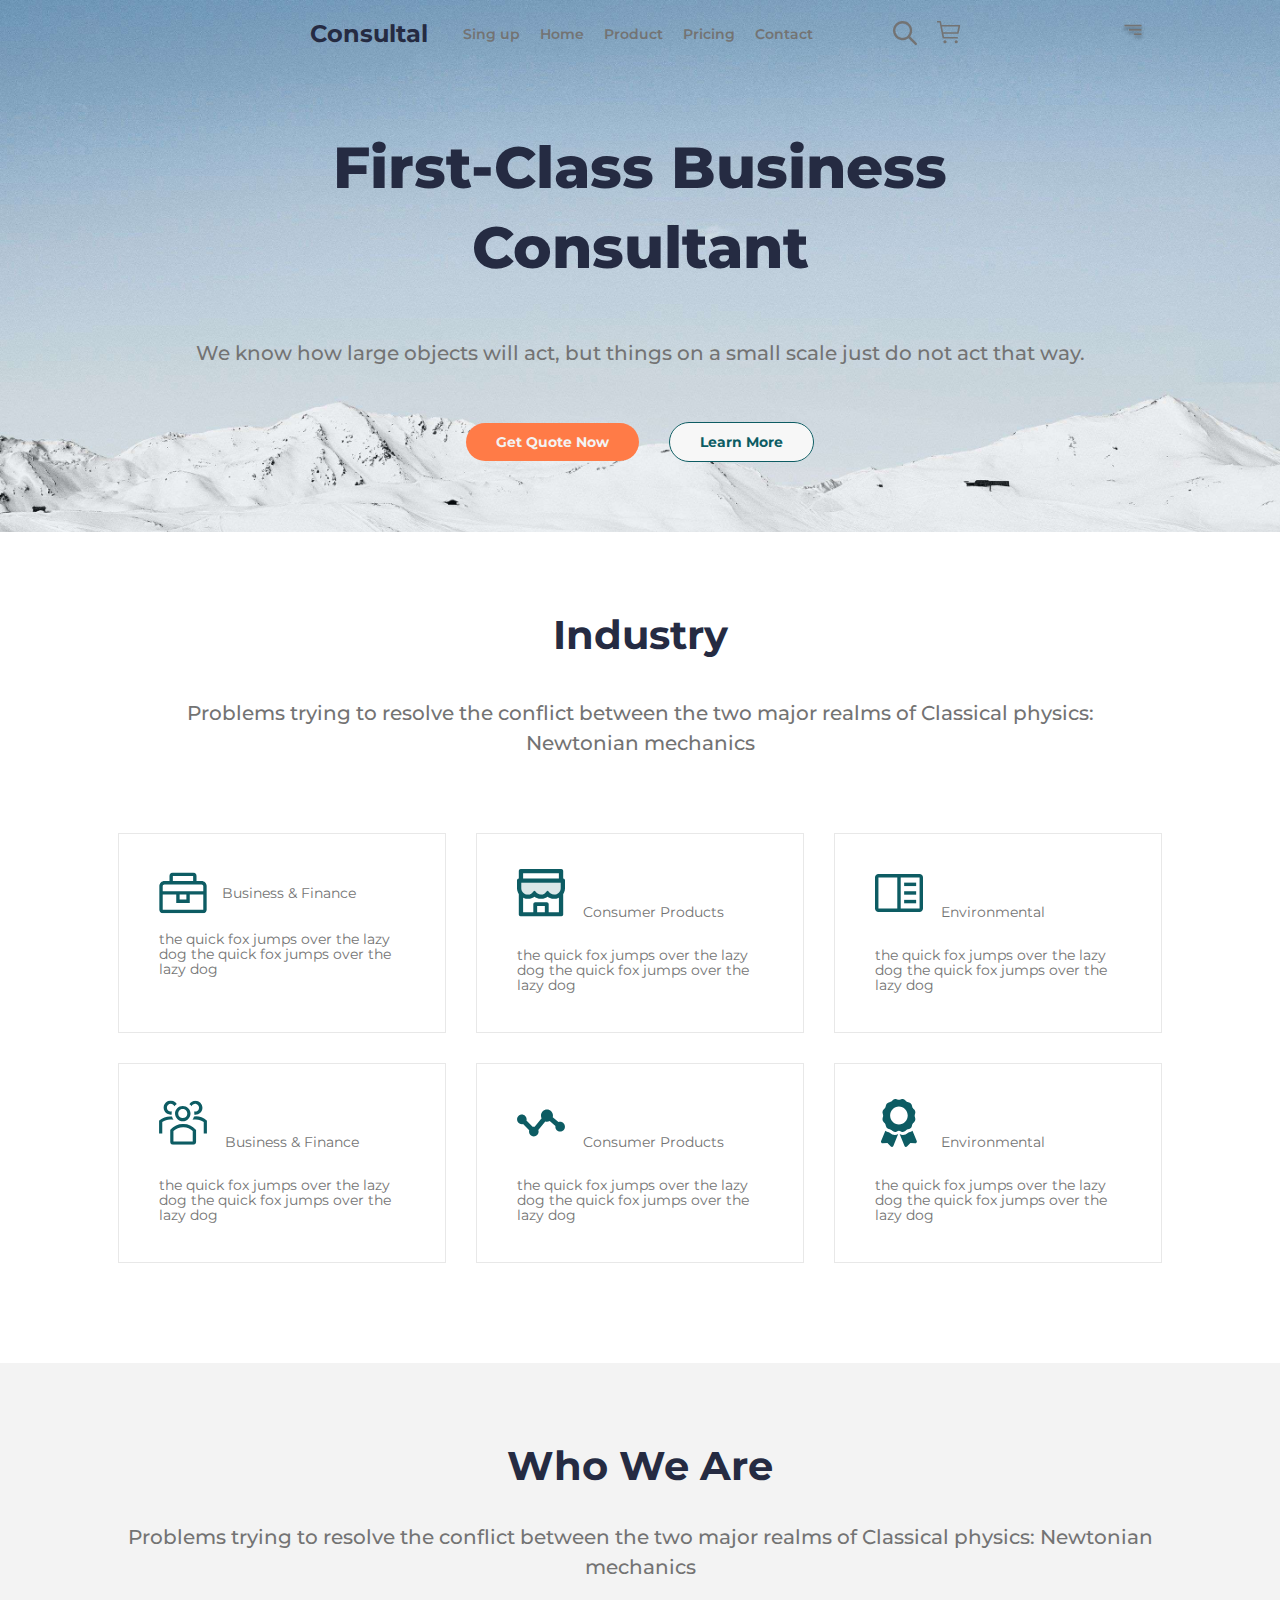
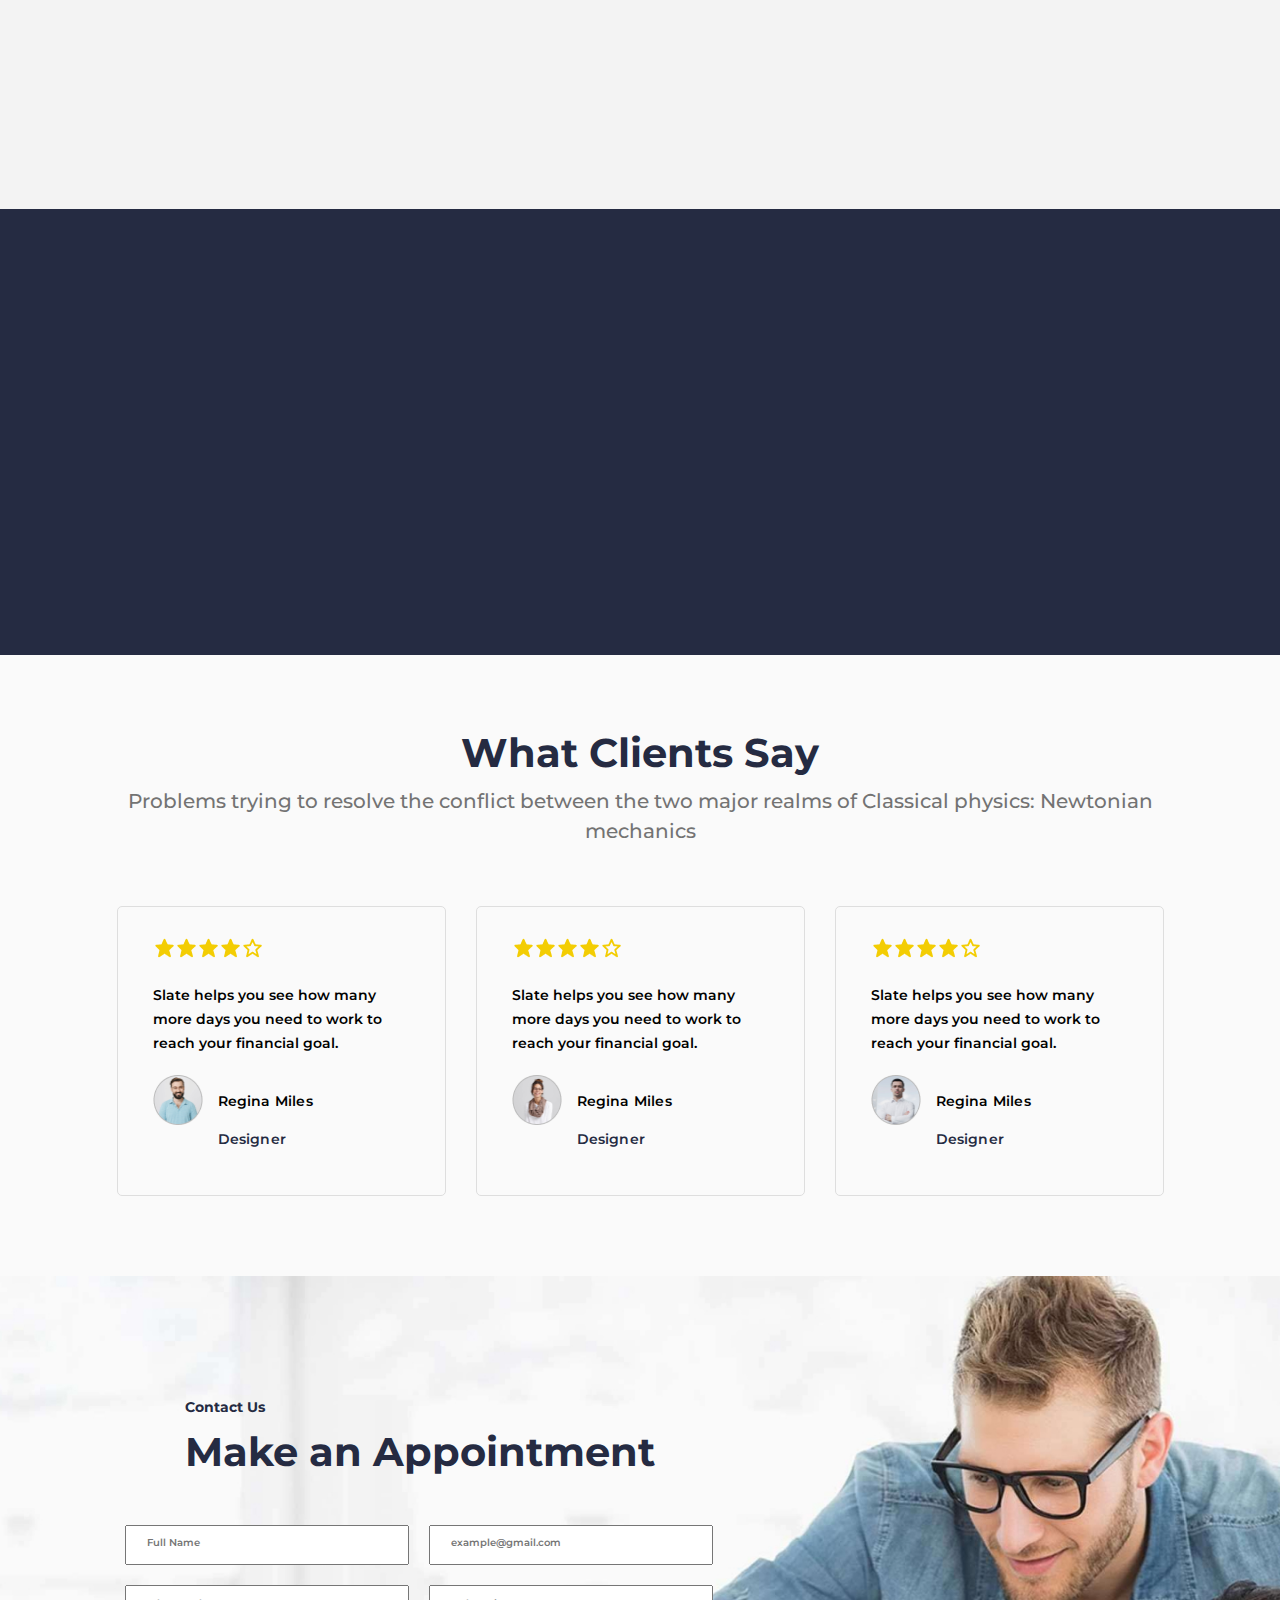
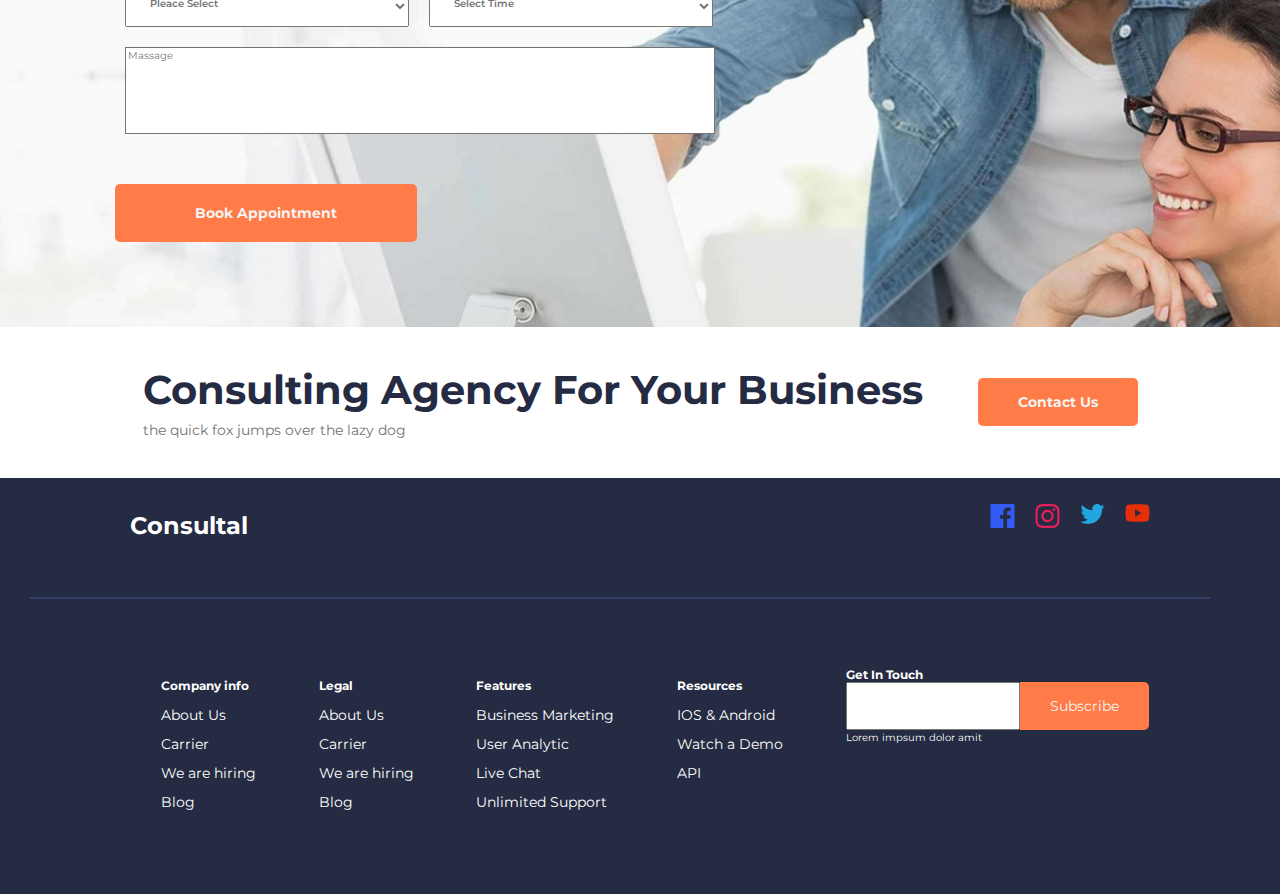
<file: index.html>
<!DOCTYPE html>
<html lang="en">

<head>
    <meta charset="UTF-8">
    <meta http-equiv="X-UA-Compatible" content="IE=edge">
    <meta name="viewport" content="width=device-width, initial-scale=1.0">
    <link rel="stylesheet" href="css/style.css">
    <link rel="stylesheet" href="css/normalize.css">
    <link rel="preconnect" href="https://fonts.googleapis.com">
    <link rel="preconnect" href="https://fonts.gstatic.com" crossorigin>
    <link href="https://fonts.googleapis.com/css2?family=Montserrat:wght@300;600&display=swap" rel="stylesheet">
    
    <title>Макет</title>
</head>

<body>
    <h1>noname</h1>
    <header class="navigation">
        <div class="wrap">
            <div class="wrapper">
                <a class="consultal" href="form.html">
                    Consultal
                </a>
                <div id="id_navar">
                    <a class="navignav" id="open_dlg" href="#">Sing up</a>
                    <a class="navignav " href="#">Home</a>
                    <a class="navignav" href="#">Product</a>
                    <a class="navignav" href="#">Pricing</a>
                    <a class="navignav" href="#">Contact</a>
                </div>

                <form id="dlg_form">
                    <div class="dlg_modal" id="my_modal">
                        <div class="dlg_body" id="dlg">
                            <div class="cross" id="close_dlg">&#10006;</div>
                            <form novalidate>
                                <div class="formcont">
                                    <label for="mail"> Your email </label>
                                        <input required type="email" name="email" id="mail" placeholder="example@gmail.com" value="">
                                </div>
                                <div class="formcont">
                                    <label> Create the password </label>
                                    <input required minlength="6" type="password" id="pswd" name="password" placeholder="Password" value="">
                                    <button class="eyes" type="button">look</button>
                    
                                </div>
                                <div id="error1"></div>
                                <div id="error2"></div>
                                <div style="margin-left: 12rem; padding-top:2rem">
                                    <button id="sub" type="submit" class="orangebut2">
                                        Submit
                                    </button>
                                </div>
                            </form>
                        </div>
                    </div>
                </form>

                <button class="cleanbutton ">
                    <img src="img/lupa vec.svg" width="24" height="24" alt="lupa">
                </button>
                <button class="cleanbutton">
                    <img src="img/shoppingcart.svg" alt="Shopping cart">
                </button>
                <button class="cleanbutton bob" style="margin-right: 2rem;">
                    <img src="img/menu vec.svg" width="24" height="24" alt="Search">
                </button>
            </div>

            <div id="naviganew">
                <a class="navignav " href="#">Home</a>
                <a class="navignav" href="#">Product</a>
                <a class="navignav" href="#">Pricing</a>
                <a class="navignav" href="#">Contact</a>
            </div>
            <div class="disp">
                <h2 class="marginnone medtext" style="padding-top:8rem;">
                    First-Class
                    Business
                    Consultant
                </h2>
                <p class="textidustry text1 lish">
                    We know how large
                    objects will act, but things
                    on a small scale just do
                    not act that way.
                </p>
                <div class="butfirst">
                    <p style="margin:0; padding-top: 2rem; padding-bottom: 4rem;">
                        <a class="orangebut" href="#">
                            Get Quote Now
                        </a>
                    </p>

                    <p style="margin:0; padding-top: 2rem; padding-bottom: 4rem;">
                        <a class="greenbut" href="#">
                            Learn More
                        </a>
                    </p>
                </div>
            </div>
        </div>

    </header>

    <main>
        <section class="center sectiontwo arabic">
            <h2 class="marginnone" style="padding-top:8rem;">
                First-Class
                Business
                Consultant
            </h2>
            <p class="textidustry text1">
                We know how large
                objects will act, but things
                on a small scale just do
                not act that way.
            </p>
            <div class="butfirst">
                <a class="orangebut" href="#">
                    Get Quote Now
                </a>
                <p style="margin:0; padding-top: 2rem; padding-bottom: 4rem;">
                    <a class="greenbut" href="#">
                        Learn More
                    </a>
                </p>
            </div>
        </section>

        <section class="forsect">
            <div class="wrap">
                <h2 class="marginnone" style="padding-top:8rem;">
                    Industry
                </h2>
                <p class="textidustry center text2">
                    Problems trying to resolve the
                    conflict between the two major realms of
                    Classical physics: Newtonian mechanics
                </p>
                <div class="forcads">
                    <div class="intocard">
                        <img src="img/carbon_tool-box.svg" alt="" height="48" width="48" />
                        <p class="textcard">Business & Finance</p>
                    </div>
                    <p>
                        the quick fox jumps over the lazy
                        dog the quick fox jumps over the
                        lazy dog
                    </p>
                </div>
                <div class="forcads">
                    <div clss="intocard">
                        <img src="img/ant-design_shop-twotone.svg" alt="" height="48" width="48" />
                        <p class="textcard">Consumer Products </p>
                    </div>
                    <p>
                        the quick fox jumps over the lazy
                        dog the quick fox jumps over the
                        lazy dog
                    </p>
                </div>
                <div class="forcads">
                    <div clss="intocard">
                        <img src="img/carbon_notebook.svg" alt="" height="48" width="48" />
                        <p class="textcard">Environmental </p>
                    </div>
                    <p>
                        the quick fox jumps over the lazy
                        dog the quick fox jumps over the
                        lazy dog
                    </p>
                </div>
                <div class="forcads">
                    <div clss="intocard">
                        <img src="img/clarity_users-line.svg" alt="" height="48" width="48" />
                        <p class="textcard">Business & Finance </p>
                    </div>
                    <p>
                        the quick fox jumps over the lazy
                        dog the quick fox jumps over the
                        lazy dog
                    </p>
                </div>
                <div class="forcads">
                    <div clss="intocard">
                        <img src="img/DNKk.svg" alt="" height="48" width="48" />
                        <p class="textcard">Consumer Products </p>
                    </div>
                    <p>
                        the quick fox jumps over the lazy
                        dog the quick fox jumps over the
                        lazy dog
                    </p>
                </div>
                <div class="forcads">
                    <div clss="intocard">
                        <img src="img/Achivka.svg" alt="" height="48" width="48" />
                        <p class="textcard">Environmental </p>
                    </div>
                    <p>
                        the quick fox jumps over the lazy
                        dog the quick fox jumps over the
                        lazy dog
                    </p>
                </div>
            </div>
        </section>

        <section id="sectionthree" class="center">
            <h2 class="tolk">Who We Are</h2>
            <p class="textidustry text3">
                Problems trying to resolve
                the conflict between the
                two major realms of Classical
                physics: Newtonian mechanics
            </p>

            <iframe class="video" style="margin-bottom: 17rem;" width="300" height="440"
                src="https://www.youtube.com/embed/hFoKgX3IHY4" title="YouTube video player" frameborder="0"
                allow="accelerometer; autoplay; clipboard-write; encrypted-media; gyroscope; picture-in-picture"
                allowfullscreen>
            </iframe>
        </section>

        <section class="sectiontwo">
            <h2 class="marginnone" style="padding-top:7.5rem;">
                What Clients Say
            </h2>
            <p class="textidustry center text3">
                Problems trying to resolve
                the conflict between the
                two major realms of Classical physics:
                Newtonian mechanics
            </p>

            <ul class="review-list">
                <li>
                    <img src="img/stars.png" alt="Оценка" />

                    <blockquote>
                        Slate helps you see how many more days you need to work to reach
                        your financial goal.
                    </blockquote>

                    <div class="person">
                        <img src="img/manblue.png" alt="photo" width="50" height="50" />
                        <div>
                            <p class="name">Regina Miles</p>
                            <p class="post">Designer</p>
                        </div>
                    </div>
                </li>

                <li>
                    <img src="img/stars.png" alt="Оценка" />

                    <blockquote>
                        Slate helps you see how many more days you need to work to reach
                        your financial goal.
                    </blockquote>

                    <div class="person">
                        <img src="img/girl.png" alt="photo" width="50" height="50" />
                        <div>
                            <p class="name">Regina Miles</p>
                            <p class="post">Designer</p>
                        </div>
                    </div>
                </li>

                <li>
                    <img src="img/stars.png" alt="Оценка" />

                    <blockquote>
                        Slate helps you see how many more days you need to work to reach
                        your financial goal.
                    </blockquote>

                    <div class="person">
                        <img src="img/manwhite.png" alt="photo" width="50" height="50" />
                        <div>
                            <p class="name">Regina Miles</p>
                            <p class="post">Designer</p>
                        </div>
                    </div>
                </li>
            </ul>
        </section>

        <section class="marginnone bckhand">
            <div class="wrap">
                <div class="wrapper6">
                    <p class="contact">Contact Us</p>
                    <h2 class="marginnone" style="text-align: revert; padding-bottom: 4rem;">Make an Appointment</h2>
                </div>
                <!-- min_screen: -->
                <form class="wrapper2 center">
                    <label>
                        <input class="inp" type="text" placeholder="Full Name">
                    </label>
                    <label>
                        <input class="inp" type="email" placeholder="example@gmail.com">
                    </label>
                    <select class="inp">
                        <option value="">Pleace Select</option>
                        <option value="Andrew">Specialist Andrew</option>
                        <option value="Joe">Specialist Joe</option>
                        <option value="Olga">Consultant Olga</option>
                    </select>
                    <select class="inp">
                        <option value="">Select Time</option>
                        <option value="10">10 Available</option>
                        <option value="12">12 Available</option>
                        <option value="16">16 Available</option>
                    </select>
                    <textarea style="margin: 1rem;" cols="30" rows="7" placeholder="Massage"></textarea>
                    <div class="center" style="padding-top:4rem; padding-bottom: 8.5rem;">
                        <button class="butbook">Book Appointment</button>
                    </div>
                </form>
            </div>
        </section>

        <section class="sectiontwo center arabic">
            <div class="wrap">
                <div class="container">
                    <h2 class="ConsultingAgency">Consulting Agency For Your Business</h2>
                    <p style="margin:0; padding-bottom: 5rem;">the quick fox jumps over the lazy dog</p>
                </div>
                <div style="padding-bottom:4rem;">
                    <button class="butbook" style="padding-right:10rem; padding-left: 10rem;">Contact Us</button>
                </div>
            </div>
        </section>

        <section>
            <div class="wrap">
                <div class="bigcont">
                    <div class="newcont">
                        <h2 style="margin:0; text-align: revert;">Consulting Agency For Your Business</h2>
                        <p style="margin:0;">the quick fox jumps over the lazy dog</p>
                    </div>
                    <div>
                        <button class="orangebut2" style="padding-right:4rem; padding-left: 4rem;">Contact Us</button>
                    </div>
                </div>
            </div>
        </section>

    </main>

    <footer class="colortextfooter">
        <div class="wrap">
            <div class="footdiv">
                <p class="footcons">
                    Consultal
                </p>
                <div class="wrapper7">
                    <a href="#">
                        <img src="img/facebook.svg" alt="Facebook">
                    </a>
                    <a href="#">
                        <img src="img/inst vec.svg" alt="Instagram">
                    </a>
                    <a href="#">
                        <img src="img/tweet vec.svg" alt="Twitter">
                    </a>
                    <a href="#">
                        <img src="img/y.svg" alt="YouTube">
                    </a>
                </div>
            </div>
        </div>
        <hr>
        <div class="wrap">
            <h2 class="none">noname</h2>
            <div class="footend">
                <div class="mintextfoot">
                    <h3>Company info</h3>
                    <p>
                        <a class="white" href="#">
                            About Us
                        </a>
                    </p>
                    <p>
                        <a class="white" href="#">
                            Carrier
                        </a>
                    </p>
                    <p>
                        <a class="white" href="#">
                            We are hiring
                        </a>
                    </p>
                    <p>
                        <a class="white" href="#">
                            Blog
                        </a>
                    </p>
                </div>
                <div class="mintextfoot">
                    <h3>Legal</h3>
                    <p>
                        <a class="white" href="#">
                            About Us
                        </a>
                    </p>
                    <p>
                        <a class="white" href="#">
                            Carrier
                        </a>
                    </p>
                    <p>
                        <a class="white" href="#">
                            We are hiring
                        </a>
                    </p>
                    <p>
                        <a class="white" href="#">
                            Blog
                        </a>
                    </p>
                </div>
                <div class="mintextfoot">
                    <h3>Features</h3>
                    <p>
                        <a class="white" href="#">
                            Business Marketing
                        </a>
                    </p>
                    <p>
                        <a class="white" href="#">
                            User Analytic
                        </a>
                    </p>
                    <p>
                        <a class="white" href="#">
                            Live Chat
                        </a>
                    </p>
                    <p>
                        <a class="white" href="#">
                            Unlimited Support
                        </a>
                    </p>
                </div>
                <div class="mintextfoot">
                    <h3>Resources</h3>
                    <p>
                        <a class="white" href="#">
                            IOS & Android
                        </a>
                    </p>
                    <p>
                        <a class="white" href="#">
                            Watch a Demo
                        </a>
                    </p>
                    <p>
                        <a class="white" href="#">
                            API
                        </a>
                    </p>
                </div>
                <div class="mintextfoot">
                    <h3 class="nomarg">Get In Touch</h3>
                    <form>
                        <div class="butandstring">
                            <label>
                                <input style="padding: 1.6rem;" type="text">
                            </label>
                            <button class="orangebut3">Subscribe</button>
                        </div>
                    </form>
                    <p style="font-size: 1rem; color: white; margin:0;">Lorem impsum dolor amit</p>
                </div>
            </div>
        </div>
    </footer>
    <script src="main.js"></script>
</body>

</html>
</file>
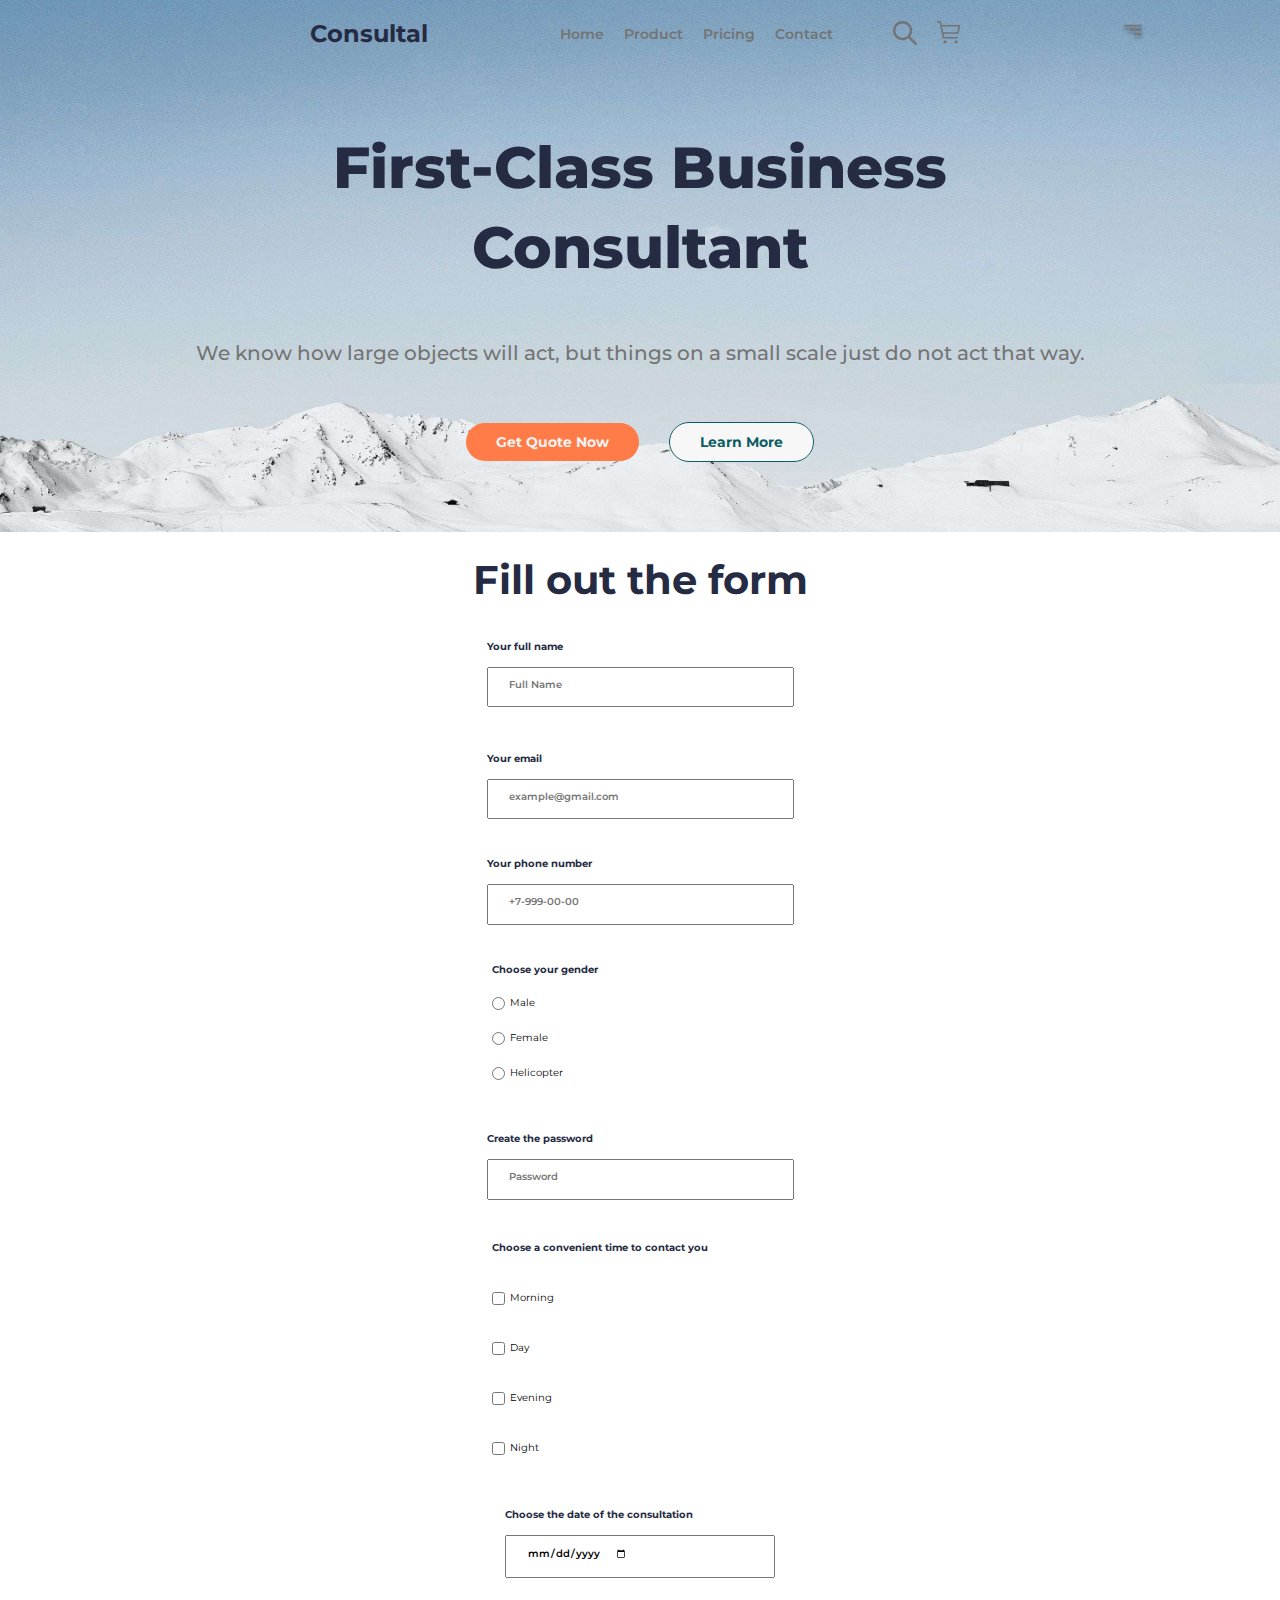
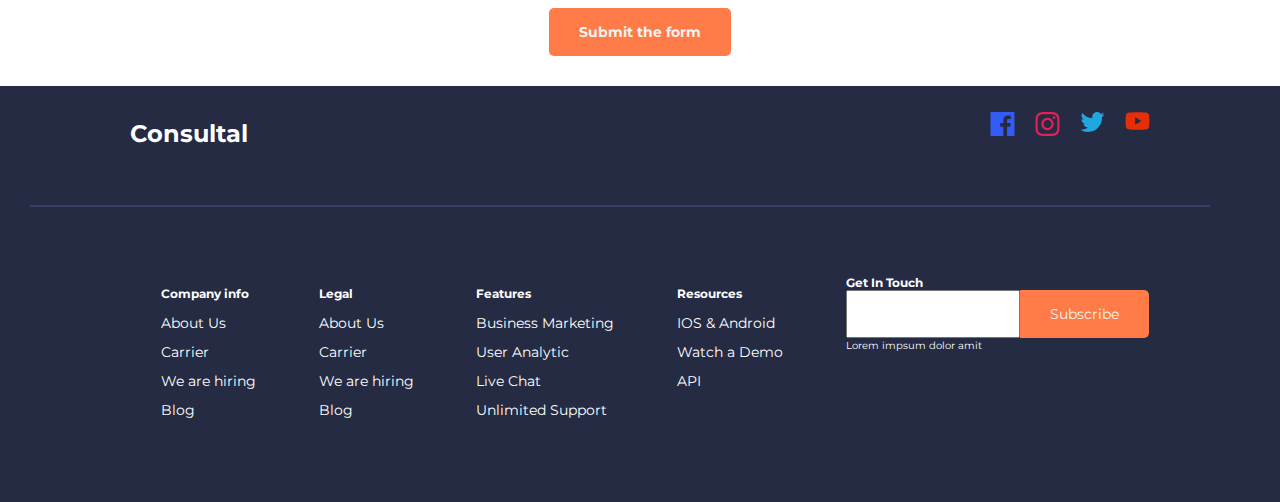
<file: form.html>
<!DOCTYPE html>
<html lang="en">

<head>
    <meta charset="UTF-8">
    <meta http-equiv="X-UA-Compatible" content="IE=edge">
    <meta name="viewport" content="width=device-width, initial-scale=1.0">
    <link rel="stylesheet" href="css/style.css">
    <link rel="stylesheet" href="css/normalize.css">
    <link rel="preconnect" href="https://fonts.googleapis.com">
    <link rel="preconnect" href="https://fonts.gstatic.com" crossorigin>
    <link href="https://fonts.googleapis.com/css2?family=Montserrat:wght@300;600&display=swap" rel="stylesheet">
    <title>Макет</title>
</head>

<body>
    <h1>noname</h1>
    <header class="navigation">
        <div class="wrap">
            <div class="wrapper">
                <a class="consultal" href="form.html">
                    Consultal
                </a>
                <div id="id_navar">
                    <a class="navignav " href="#">Home</a>
                    <a class="navignav" href="#">Product</a>
                    <a class="navignav" href="#">Pricing</a>
                    <a class="navignav" href="#">Contact</a>
                </div>

                <button class="cleanbutton ">
                    <img src="img/lupa vec.svg" width="24" height="24" alt="lupa">
                </button>
                <button class="cleanbutton">
                    <img src="img/shoppingcart.svg" alt="Shopping cart">
                </button>
                <button class="cleanbutton bob" style="margin-right: 2rem;">
                    <img src="img/menu vec.svg" width="24" height="24" alt="Search">
                </button>
            </div>

            <div id="naviganew">
                <a class="navignav " href="#">Home</a>
                <a class="navignav" href="#">Product</a>
                <a class="navignav" href="#">Pricing</a>
                <a class="navignav" href="#">Contact</a>
            </div>
            <div class="disp">
                <h2 class="marginnone medtext" style="padding-top:8rem;">
                    First-Class
                    Business
                    Consultant
                </h2>
                <p class="textidustry text1 lish">
                    We know how large
                    objects will act, but things
                    on a small scale just do
                    not act that way.
                </p>
                <div class="butfirst">
                    <p style="margin:0; padding-top: 2rem; padding-bottom: 4rem;">
                        <a class="orangebut" href="#">
                            Get Quote Now
                        </a>
                    </p>

                    <p style="margin:0; padding-top: 2rem; padding-bottom: 4rem;">
                        <a class="greenbut" href="#">
                            Learn More
                        </a>
                    </p>
                </div>
            </div>
        </div>

    </header>
    <main>
        <form action="#" method="post" data-netlify="true" class="form">
            <h2>
                Fill out the form
            </h2>
            <div class="formflex">
                <fieldset>
                    <div class="formcont">
                        <label class="formtext"> Your full name </label>
                        <input type="text" name="FullName" placeholder="Full Name" value="" />
                    </div>
                </fieldset>

                <div class="formcont">
                    <label class="formtext"> Your email </label>
                    <input type="email" name="email" placeholder="example@gmail.com" value="">
                </div>

                <div class="formcont">
                    <label class="formtext"> Your phone number </label>
                    <input type="text" name="phone" placeholder="+7-999-00-00" value="">
                </div>

                <fieldset>
                    <legend class="formtext" style="padding-right: 19rem;">Choose your gender</legend>
                    <div class="formcont1"> 
                    
                        <div class="testcont">
                            <input type="radio" name="gender" value="man">
                            <label>Male</label>
                        </div>
                        <div class="testcont">
                            <input type="radio" name="gender" value="women">
                            <label>Female</label>
                        </div>
                        <div class="testcont">
                            <input type="radio" name="gender" value="helicopter">
                            <label>Helicopter</label>
                        </div>
                    </div>
                </fieldset>

                <div class="formcont">
                    <label class="formtext"> Create the password </label>
                    <input type="password" name="userpas" placeholder="Password" value="" />
                </div>
                
                <fieldset style="border: 0;">
                    
                    <div class="formcont" style="gap:2rem; padding-right: 8rem;" >
                        <label class="formtext">Choose a convenient time to contact you</label>
                        <label style="margin: 0;" class="testcont" >
                            <input type="checkbox" name="time" value="morning">
                            Morning
                        </label>
                        <label style="margin: 0;" class="testcont">
                            <input type="checkbox" name="time" value="day">
                            Day
                        </label>
                        <label style="margin: 0;" class="testcont">
                            <input type="checkbox" name="time" value="evening">
                            Evening
                        </label>
                        <label style="margin: 0;" class="testcont">
                            <input type="checkbox" name="time" value="night">
                            Night
                        </label>
                    </div>
                </fieldset>

                <div class="formcont" >
                    <label class="formtext">Choose the date of the consultation</label>
                    <input type="date">
                </div>

                <div class="formcont">
                    <button class="orangebut2" type="submit">Submit the form</button>
                </div>

            </div>
        </form>


    </main>
    <footer class="colortextfooter">
        <div class="wrap">
            <div class="footdiv">
                <p class="footcons">
                    Consultal
                </p>
                <div class="wrapper7">
                    <a href="#">
                        <img src="img/facebook.svg" alt="Facebook">
                    </a>
                    <a href="#">
                        <img src="img/inst vec.svg" alt="Instagram">
                    </a>
                    <a href="#">
                        <img src="img/tweet vec.svg" alt="Twitter">
                    </a>
                    <a href="#">
                        <img src="img/y.svg" alt="YouTube">
                    </a>
                </div>
            </div>
        </div>
        <hr>
        <div class="wrap">
            <h2 class="none">noname</h2>
            <div class="footend">
                <div class="mintextfoot">
                    <h3>Company info</h3>
                    <p>
                        <a class="white" href="#">
                            About Us
                        </a>
                    </p>
                    <p>
                        <a class="white" href="#">
                            Carrier
                        </a>
                    </p>
                    <p>
                        <a class="white" href="#">
                            We are hiring
                        </a>
                    </p>
                    <p>
                        <a class="white" href="#">
                            Blog
                        </a>
                    </p>
                </div>
                <div class="mintextfoot">
                    <h3>Legal</h3>
                    <p>
                        <a class="white" href="#">
                            About Us
                        </a>
                    </p>
                    <p>
                        <a class="white" href="#">
                            Carrier
                        </a>
                    </p>
                    <p>
                        <a class="white" href="#">
                            We are hiring
                        </a>
                    </p>
                    <p>
                        <a class="white" href="#">
                            Blog
                        </a>
                    </p>
                </div>
                <div class="mintextfoot">
                    <h3>Features</h3>
                    <p>
                        <a class="white" href="#">
                            Business Marketing
                        </a>
                    </p>
                    <p>
                        <a class="white" href="#">
                            User Analytic
                        </a>
                    </p>
                    <p>
                        <a class="white" href="#">
                            Live Chat
                        </a>
                    </p>
                    <p>
                        <a class="white" href="#">
                            Unlimited Support
                        </a>
                    </p>
                </div>
                <div class="mintextfoot">
                    <h3>Resources</h3>
                    <p>
                        <a class="white" href="#">
                            IOS & Android
                        </a>
                    </p>
                    <p>
                        <a class="white" href="#">
                            Watch a Demo
                        </a>
                    </p>
                    <p>
                        <a class="white" href="#">
                            API
                        </a>
                    </p>
                </div>
                <div class="mintextfoot">
                    <h3 class="nomarg">Get In Touch</h3>
                    <form>
                        <div class="butandstring">
                            <label>
                                <input style="padding: 1.6rem;" type="text">
                            </label>
                            <button class="orangebut3">Subscribe</button>
                        </div>
                    </form>
                    <p style="font-size: 1rem; color: white; margin:0;">Lorem impsum dolor amit</p>
                </div>
            </div>
        </div>
    </footer>
</body>
</file>
<file: css/style.css>
:root {
    font-family: 'Montserrat', sans-serif;
    font-size: 62.5%;

}

* {
    box-sizing: border-box;
}

header {
    padding-top: 2rem;
}

a {
    text-decoration: none;
}

h2 {
    text-align: center;
    color: #252B42;
    font-size: 4rem;
}

blockquote {
    font-weight: 600;
    color: #737373;
}

p {
    color: #737373;
    font-size: 1.4rem;
}

li,
p {
    line-height: 1.5rem;
    list-style-type: none;
}

.otstup {
    line-height: 1.5rem;
}

form {
    line-height: 3rem;
}

.navigation {
    min-height: 53.2rem;
    background-color: #f7f7f7;
}



.sectiontwo {

    background-color: #FAFAFA;
    margin-top: 0;
}

fieldset{
    border: 0;
}

button:hover{
    background-color: #FF5F00;
    transition: all 0.9s ;
    box-shadow: 15px 15px 0 0 #ED6742;
}



#sectionthree {
    background: linear-gradient(to top, #252B42 50%, #F3F3F3 50%);
}

h1 {
    display: none;
}

.none {
    display: none;
}

.center {
    text-align: center;
}

.navignav {
    color: #737373;
    font-weight: 400;
    font-size: 3rem;
}

.consultal {
    font-weight: 700;
    color: #252B42;
    font-size: 2.4rem;
    margin-right: auto;
    margin-left: 2rem;
}

.cleanbutton {
    padding: 0;
    border: none;
    background: none;
}

.colortextfooter {
    color: #FFFFFF;
}

footer {

    background: #252B42;
    padding-left: 3rem;
}

.orange {
    color: #FF7B47;
    font-weight: 600;
}

.fontweight {
    font-weight: 600;
    color: #FFFFFF;
}

.professii {
    font-weight: 600;
    color: #252B42;
    margin: 0;
}

.white {
    color: #FFFFFF;
}

.forindustry {
    color: #252B42;
    font-weight: 700;
}

.textidustry {
    font-weight: 500;
    color: #737373;
    font-size: 20px;
    line-height: 30px;
}



#block {

    border-radius: 5px;
}

.home {
    margin-left: 14.5rem;
    margin-top: 16.4rem;
    margin-right: 14.5rem;
    margin-bottom: 9.8rem;
}

.marginnone {
    margin: 0;
}

.wrapper {
    display: flex;
    flex-direction: row;
    justify-content: flex-end;
    gap: 2em;
}

.wrapper2 {
    display: flex;
    width: 30.5rem;
    flex-direction: row;
    flex-wrap: wrap;
    justify-content: center;
    text-align: center;
    margin-left: auto;
    margin-right: auto;
}

.wrapper3 {
    display: flex;
    flex-direction: column;
    gap: 2px;

}

.wrapper4 {
    display: flex;
    flex-direction: row;
    margin-bottom: 3rem;
    margin-left: 3.5rem;
    gap: 1.5rem;
    align-items: center;
}

nav ul {
    padding: 0;
}

nav li {
    margin: 5rem 3rem 5rem 3rem;
}

.text1 {
    margin: 3rem 6.7rem 4rem 6.7rem;
}

button {
    /* Сбрасываем дефолтные стили */
    border: none;
    outline: none;
    display: inline-block;
    text-align: center;
    text-decoration: none;
    cursor: pointer;
}

.orangebut {
    background-color: #FF7B47;
    color: #F3F3F3;
    border-radius: 3.7rem;
    font-weight: 700;
    font-size: 1.4rem;
    line-height: 2.8rem;
    padding: 1rem 3rem 1rem 3rem;
}

.greenbut {
    background-color: #f7f7f7;
    color: #0D5C63;
    border-radius: 37px;
    border: 0.1rem solid #0D5C63;

    font-weight: 700;
    font-size: 1.4rem;
    line-height: 2.8rem;
    padding: 1rem 3rem 1rem 3rem;
}

.orangebut2 {
    background-color: #FF7B47;
    color: #F3F3F3;
    border-radius: 0.5rem;
    font-weight: 700;
    font-size: 1.4rem;
    line-height: 2.8rem;
    padding: 1rem 3rem 1rem 3rem;
}

.orangebut4 {
    background-color: #FF7B47;
    color: #F3F3F3;
    border-radius: 0.5rem;
    font-weight: 700;
    font-size: 1.4rem;
    line-height: 2.8rem;
    padding: 1rem 3rem 1rem 3rem;
}

.butbook {
    background-color: #FF7B47;
    color: #F3F3F3;
    border-radius: 0.5rem;
    font-weight: 700;
    font-size: 1.4rem;
    line-height: 2.8rem;
    padding-right: 8rem;
    padding-left: 8rem;
    padding-top: 1.5rem;
    padding-bottom: 1.5rem;
}


.text2 {
    margin: 1rem 5rem 4.5rem 5rem;
}

.box {
    border: 0.1rem solid #E8E8E8;
    margin: 3rem 4rem 0 4rem;
}

.forcads {
    border: .1rem solid #E8E8E8;
    flex-direction: row;
    width: 32.8rem;
    height: 20rem;
    padding: 3.5rem 4rem 3.5rem 4rem;
}

.forsect .wrap {
    display: flex;
    gap: 3rem;
    flex-wrap: wrap;
    justify-content: center;
}

.intocard {
    display: flex;
    flex-direction: row;
    align-items: center;
    margin-bottom: 1.5rem;
}

.review-list {
    display: flex;
    padding-bottom: 8rem;
    gap: 3rem;
    flex-wrap: wrap;
    justify-content: center;
    padding-left: 0;
    margin: 0;
}



.review-list li {
    display: inline-block;
    border: .1rem solid #DEDEDE;
    border-radius: .5rem;
    padding: 3rem 3.5rem;
    width: 32.9rem;
    background-color: var(--primary-bg-color);
}

blockquote {
    font-weight: 600;
    color: var(--primary-text-color);
    margin: 2rem 0 2rem 0;
    font-size: 1.4rem;
    line-height: 2.4rem;
}

.person {
    display: flex;
    gap: 1.5rem;
}

.name {
    color: var(--primary-color);
    font-weight: 600;
    font-size: 1.4rem;
    line-height: 2.4rem;
    letter-spacing: .02rem;
}

.post {
    color: #252B42;
    font-weight: 600;
    font-size: 1.4rem;
    line-height: 2.4rem;
    letter-spacing: .02rem;
}

.textcard {
    display: inline-block;
    margin-left: 1.5rem;
}


.textinbox {
    box-sizing: border-box;
    /* width: 24rem; */
    height: 6rem;
    padding: 0 4rem 3.5rem 4rem;
}


.container {
    display: flex;
    flex-direction: column;
    gap: 1rem;
}

.ConsultingAgency {
    padding-top: 4rem;
    padding-left: 8.6rem;
    padding-right: 7.8rem;
    margin-top: 0;
    margin-bottom: 0;

}

.textbox2 {
    padding: 2rem 6rem 1.5rem 4rem;
}

.text3 {
    margin: 1rem 8rem 6rem 8rem;
}

.box2 {
    border: 0.1rem solid #E8E8E8;
    background-color: #fff;
    border-radius: 0.5rem;
    margin: 3rem 4rem 0 4rem;

}

.contact {
    font-weight: 700;
    color: #252B42;
    font-style: 1.6rem;
}

.bckhand {
    background-image: url(../img/trueman.jpg);
    background-repeat: no-repeat;
    background-size: cover;
}

.istok {
    margin-top: 4rem;
    margin-left: 8rem;
    margin-bottom: 8.5rem;
    padding-left: 7rem;
    padding-right: 6rem;
}

.orangebut3 {
    background-color: #FF7B47;
    color: #F3F3F3;
    border-radius: 0px 5px 5px 0px;
    font-weight: 400;
    font-size: 1.4rem;
    line-height: 2.8rem;
    padding: 1rem 3rem 1rem 3rem;

}

.wrapper5 {
    display: flex;
    flex-direction: row;
    align-items: center;
    font-weight: 700;
    font-size: 1.6rem;
    line-height: 2.4rem;
    padding-left: 4rem;
}

input {
    padding-top: 1rem;
    padding-left: 2rem;
    padding-bottom: 1.5rem;
    padding-right: 14.5rem;
    font-weight: 600;
    font-size: 1.4rem;
    line-height: 2.4rem;
}

select {
    padding-top: 1rem;
    padding-left: 2rem;
    padding-bottom: 1.5rem;
    padding-right: 13rem;
    font-weight: 600;
    color: #737373;
}

.wrapper6 {
    display: flex;
    flex-direction: column;
    justify-content: flex-end;
    gap: 0;
    padding-top: 11rem;
    margin-left: 7rem;
}

.wrapper7 {
    display: flex;
    flex-direction: row;
    gap: 2rem;
}

.butandstring {
    display: flex;
    flex-direction: row;
}

#id_navar {
    align-items: center;
    display: flex;
    padding-right: 4rem;
    gap: 2rem;
}

#naviganew {
    display: flex;
    flex-direction: column;
    gap: 3rem;
    align-items: center;
    padding-top: 10rem;
}

.disp {
    display: none;
}

.footcons {
    margin-top: 0;
    color: white;
    font-weight: 700;
    font-size: 2.4rem;
    padding-top: 4rem;
}

.tolk {
    padding-top: 8rem;
    margin-top: 10rem;
}

.formflex {
    display: flex;
    flex-direction: column;
    gap: 3rem;
    justify-content: center;
    align-items: center;
    padding-bottom: 3rem;
}

.formtext {
    font-weight: 700;
    color: #252B42;
    font-style: 1.6rem;
}

.wrap {
    margin-left: auto;
    margin-right: auto;
    max-width: 105rem;
}

.formcont {
    display: flex;
    flex-direction: column;
    gap: 0.5rem;
    justify-content: flex-start;
}

.formcont1 {
    display: flex;
    flex-direction: column;
    gap: 0.5rem;
    justify-content: center;

}

textarea{
    width:28.4rem;
    resize: none;
    margin: 1rem;
    border: 1px solid #737373;
}

.testcont {
    display: flex;
    flex-direction: row;
    gap: 0.5rem;
    align-items: center;
}

.inp{
    width: 28.4rem;
    margin: 1rem;
}

.dlg_modal{
    position: fixed;
    left: 0;
    top:0;
    width: 100%;
    height: 100vh;
    z-index: 2;
    background-color: rgba(0,0,0,0.3);
    visibility: hidden;
    opacity: 0; 
    transition: opacity .4s, visibility .4s;
    /* display: none; */

}

.cross{
    position: absolute;
    top: 0.5em;
    right: 1em;
    font-size: 2rem;
    cursor: pointer;
}

.dlg_body{
    border-radius: 1rem;
    display: block;
    position: absolute;
    top: 50%;
    left: 50%;
    width: 40rem;
    background: #ffffff;
    padding: 2rem;
    transform: translate(-50%, -50%);
}


input[type="password"]::-ms-reveal {
    display: none;
}

.open{
    visibility: visible;
    opacity: 1;
}

.invalid{
    border-color: red;
}

#error1{
    color: red; padding-top: 1rem;
}

#error2{
    color: red;
}

@media screen and (min-width:700px) {
    .navigation {
        background-image: url(../img/skali.jpg);
        background-repeat: no-repeat;
        background-size: cover;
    }

    textarea{
        width:59rem;
    }



    .nomarg {
        margin: 0;
    }

    #naviganew {
        display: none;
    }

    .wrapper2 {
        width: 65rem;
        justify-content: left;
        margin-left: 0;
        margin-right: 0;
    }

    .consultal {
        margin-left: 19.5rem;
    }

    .bob {
        margin-right: 6rem;
        margin-left: 14rem;
    }

    .navignav {
        font-weight: 600;
        font-size: 1.4rem;
        line-height: 2.4rem;
    }

    .disp {
        display: revert;
    }

    .medtext {
        box-sizing: border-box;
        width: 63rem;
        height: 16rem;
        font-weight: 800;
        font-size: 5.8rem;
        line-height: 8rem;
        margin-left: auto;
        padding-top: 8rem;
        margin-right: auto;
    }

    .textidustry {
        text-align: center;
    }

    .butfirst {
        display: flex;
        flex-direction: row;
        gap: 3rem;
        justify-content: center;
    }

    .arabic {
        display: none;
    }

    .cards {
        display: flex;
        flex-direction: row;
        gap: 3rem;
        flex-wrap: wrap;
        justify-content: center;
        box-sizing: border-box;
        width: 82rem;
        margin-left: auto;
        margin-right: auto;
    }

    .box {
        margin: 0;
    }

    .box2 {
        margin: 0;
    }

    .lish {
        margin-top: 13rem;
    }

    .video {
        width: 70rem;
        height: 44rem;
    }

    .cardspeop {
        display: flex;
        margin: 0;
        gap: 3rem;
        justify-content: space-around;
        padding-left: 4rem;
        padding-right: 4rem;
    }

    .textinbox {
        width: 24rem;
    }



    .bigscreen {
        display: flex;
        flex-direction: row;
        width: 70rem;
        height: 40rem;
        padding-left: 7rem;
        padding-bottom: 45rem;
    }

    .newcont {
        display: flex;
        flex-direction: column;
        justify-content: end;
        gap: 1rem;
    }

    .footdiv {
        display: flex;
        flex-direction: row;
        justify-content: space-between;
        align-items: center;
        padding-right: 3rem;
    }

    .bigcont {
        padding-top: 4rem;
        padding-bottom: 4rem;
        display: flex;
        flex-direction: row;
        justify-content: space-around;
        align-items: center;
    }

    hr {
        border: 1px solid #364067;
        margin-right: 7rem;
        margin-top: 4rem;
        margin-bottom: 7rem;
    }

    .footend {
        display: flex;
        flex-direction: row;
        justify-content: space-around;
        padding-bottom: 7rem;
    }

    .mintextfoot {
        display: felx;
        flex-direction: column;
        margin: 0;
        gap: 2rem;

    }

}

@media screen and (max-width:819px) and (min-width:700px) {
    .cards {
        width: 70rem;
    }
}

@media screen and (max-width:700px) {
    #id_navar {
        display: none;
    }

    .bigscreen {
        display: none;
    }

    .bigcont {
        display: none;
    }
}
</file>
